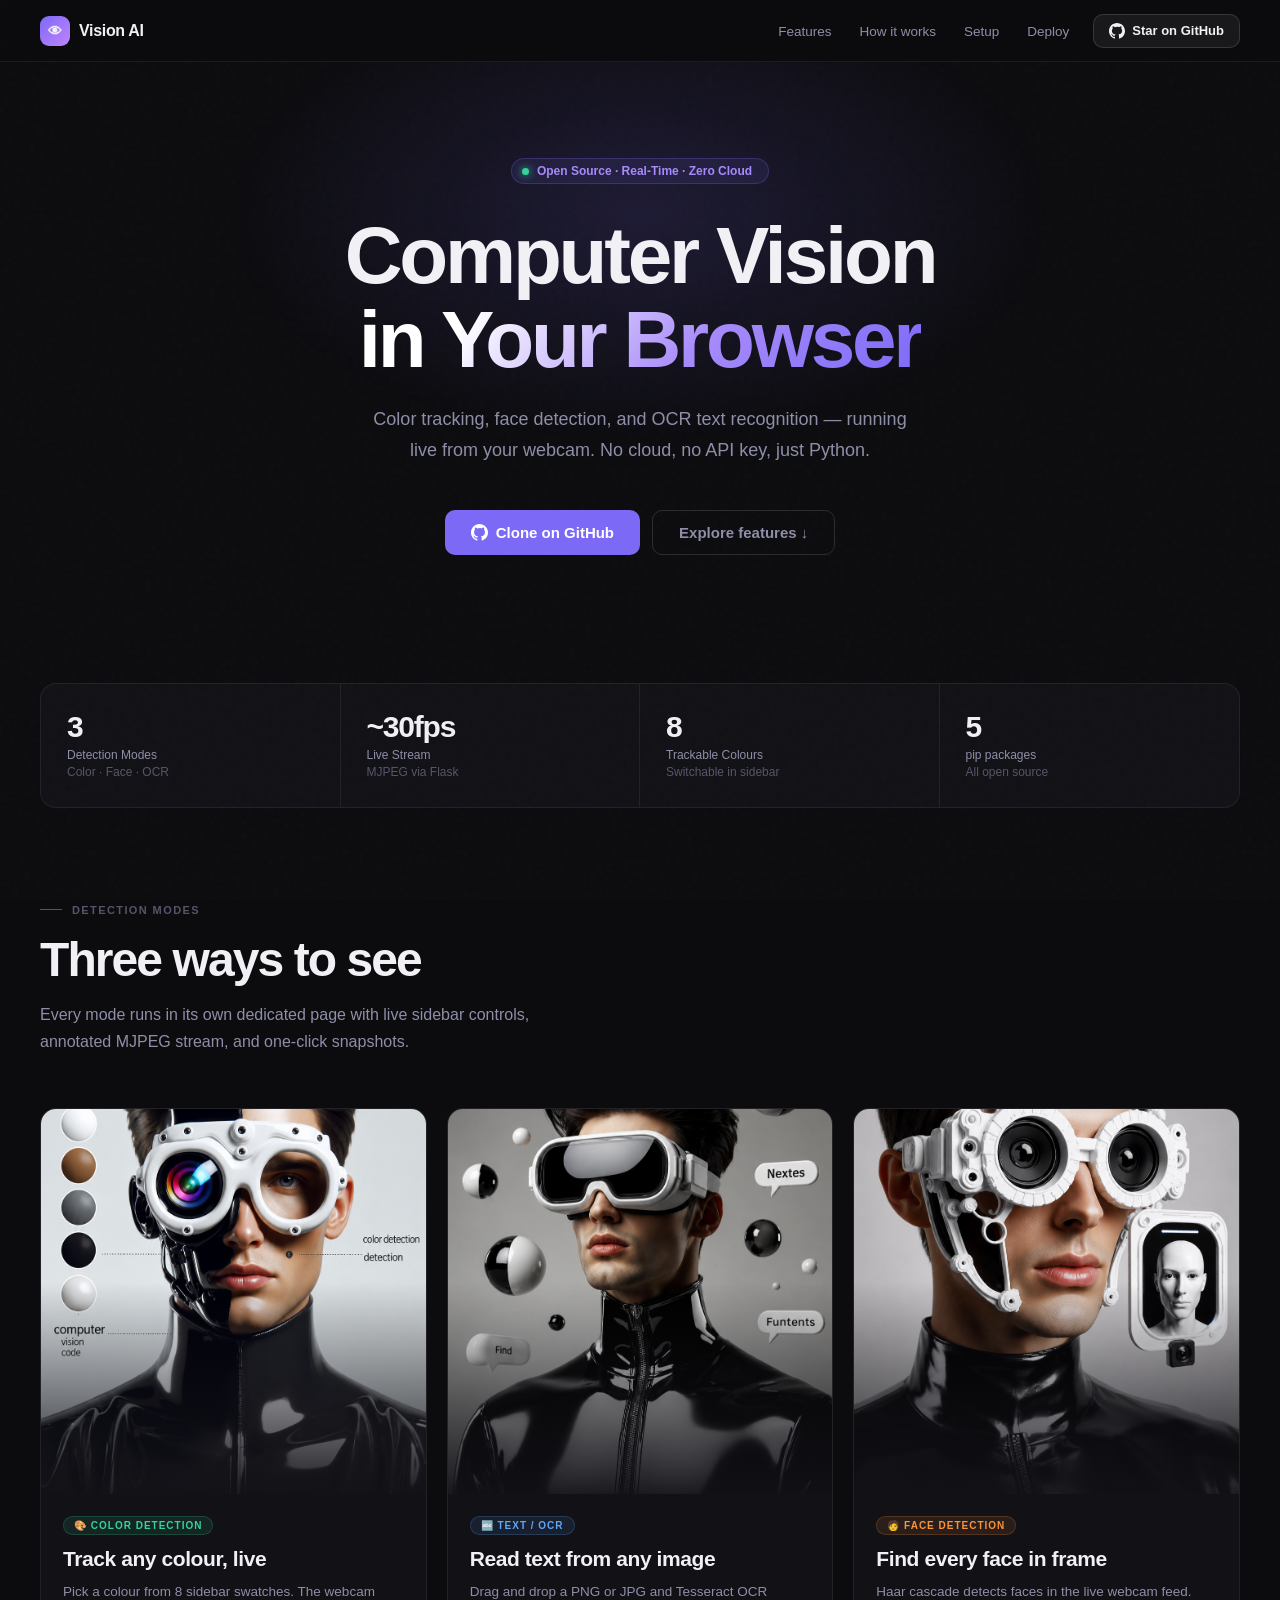
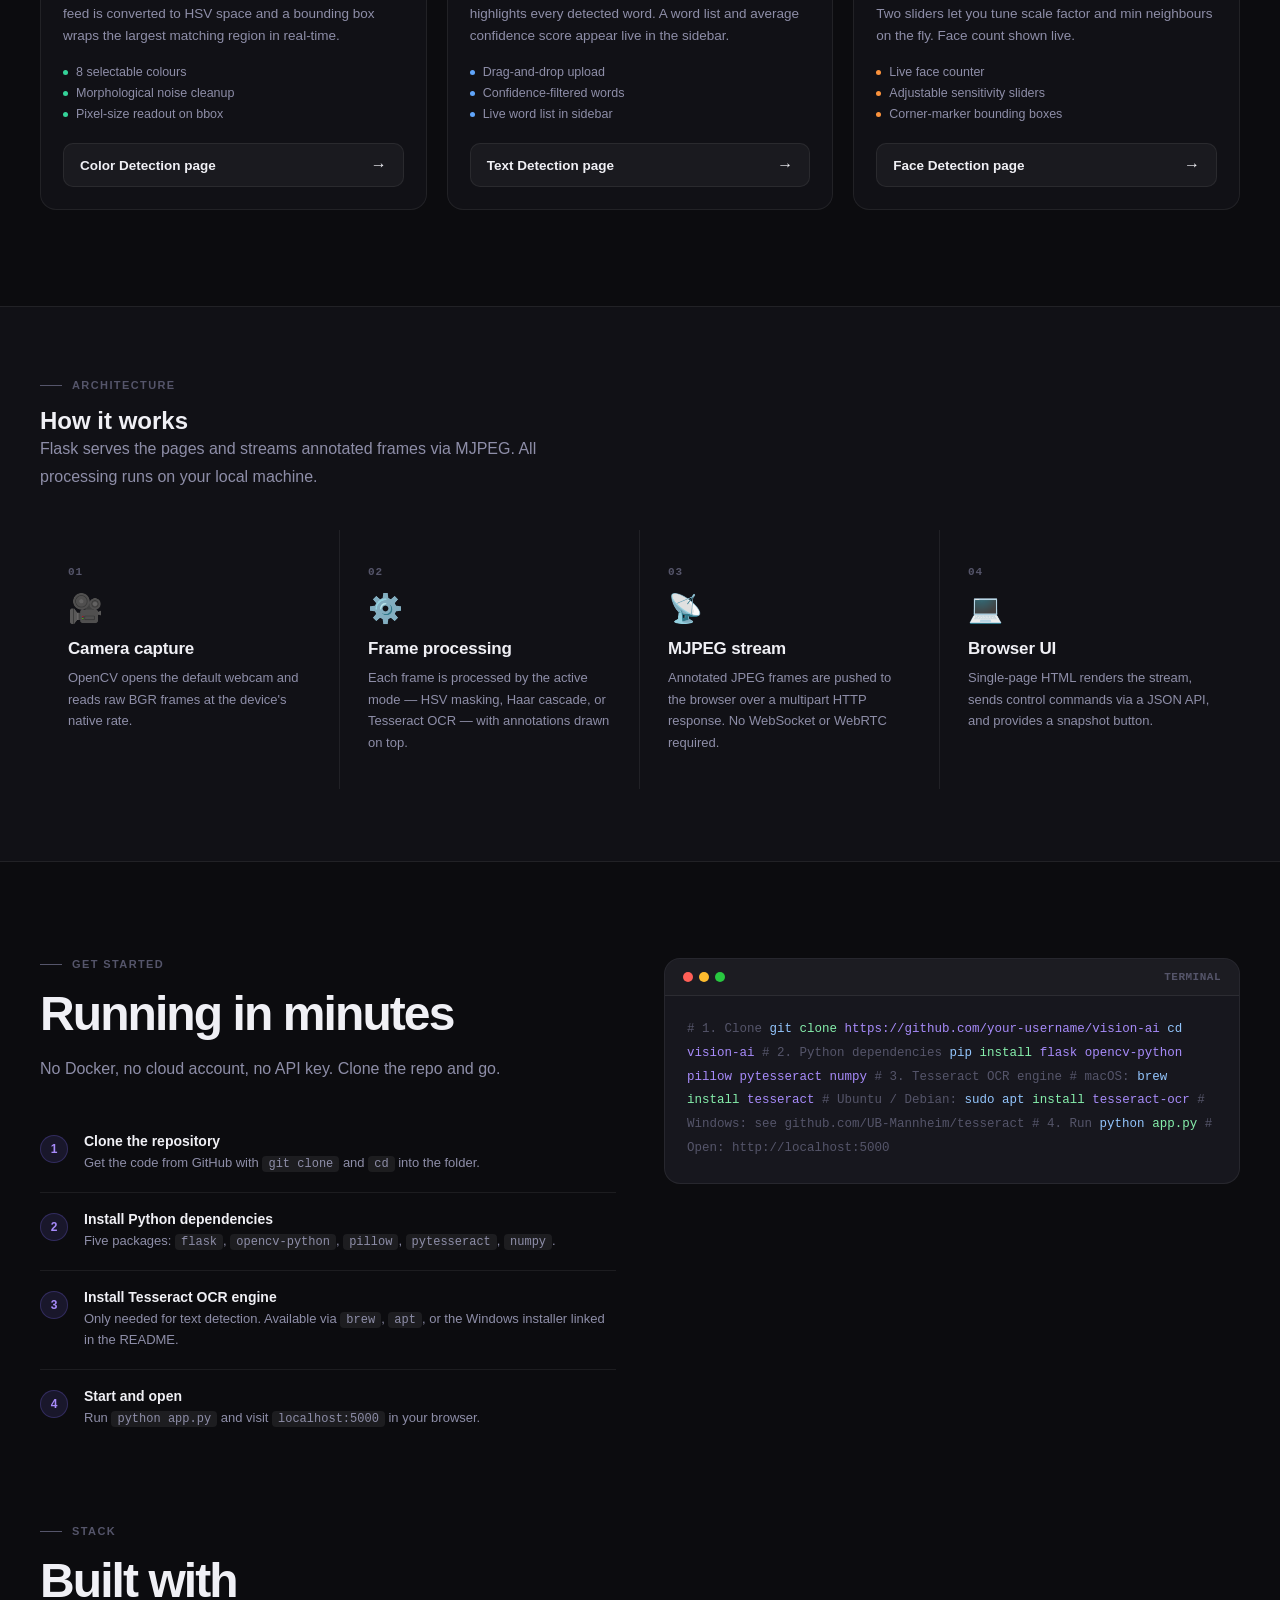
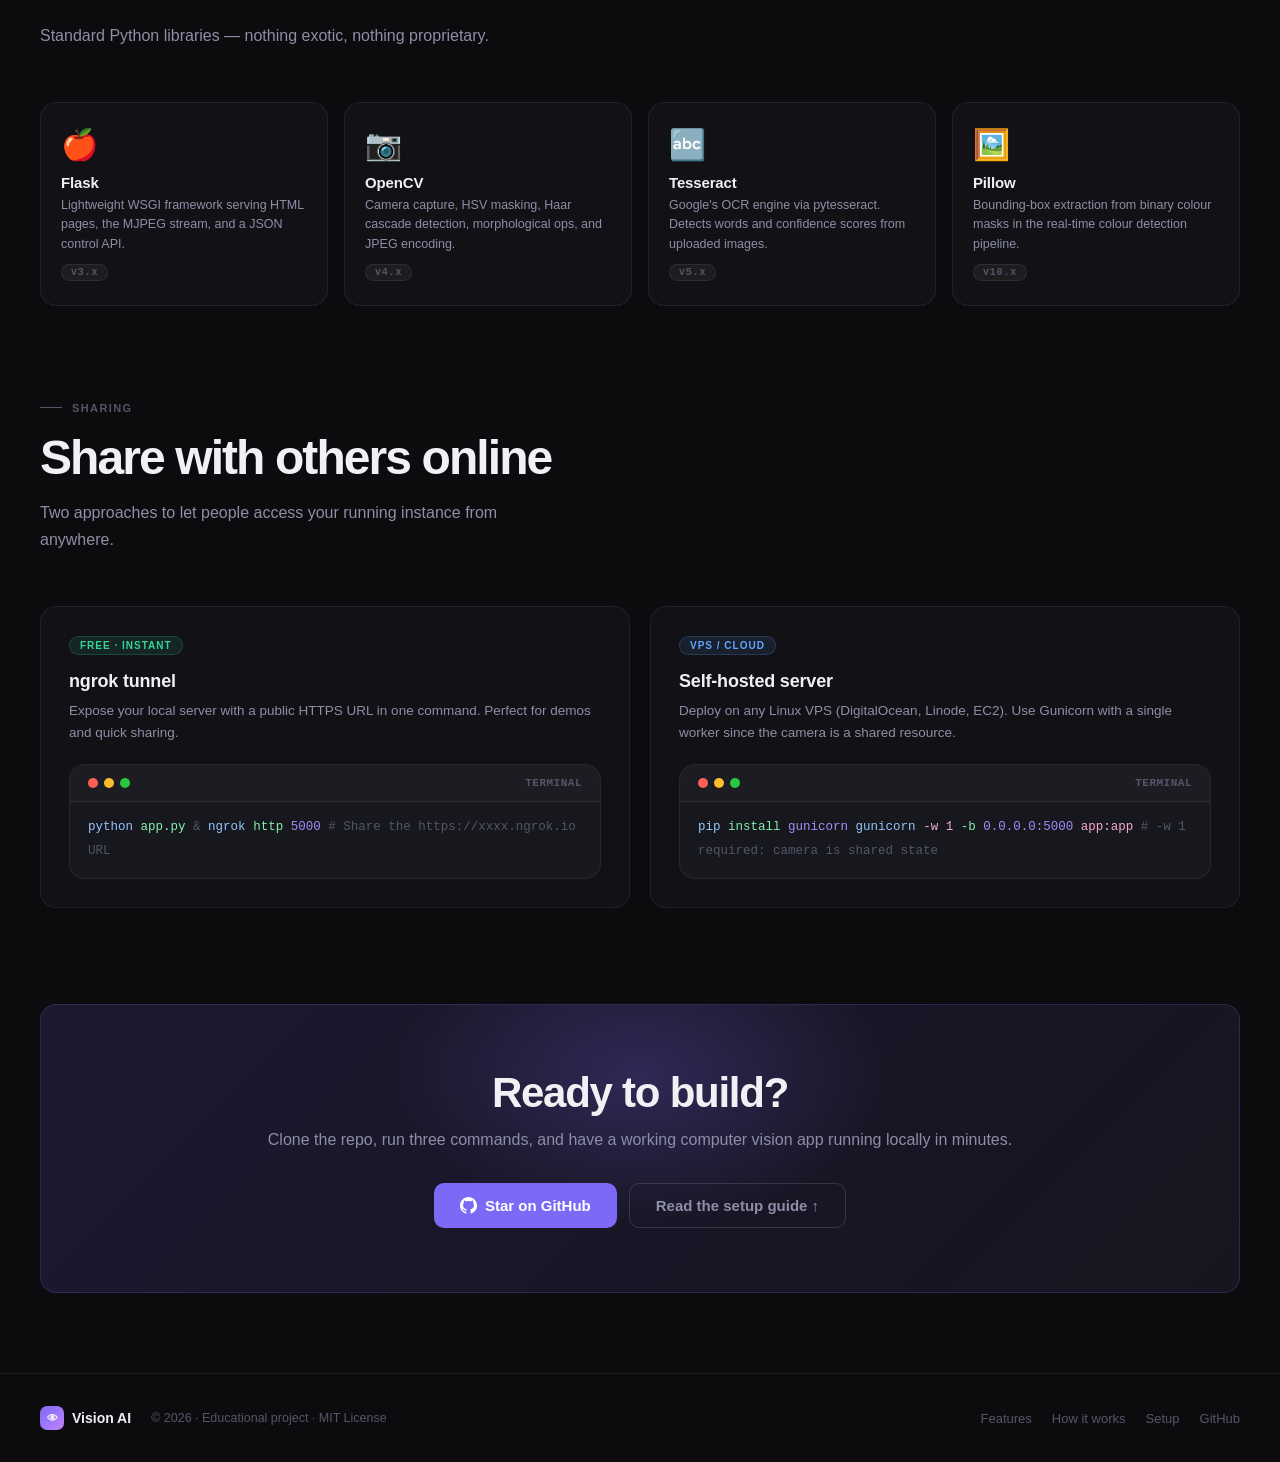
<file: index.html>
<!DOCTYPE html>
<html lang="en">
<head>
<meta charset="UTF-8"/>
<meta name="viewport" content="width=device-width, initial-scale=1.0"/>
<meta name="description" content="Vision AI — Real-time Color Detection, Face Detection, and OCR Text Detection powered by OpenCV and Python."/>
<meta property="og:title" content="Vision AI — Computer Vision in Your Browser"/>
<meta property="og:description" content="Real-time color tracking, face detection, and OCR. Open source Python project."/>
<title>Vision AI</title>
<link rel="icon" type="image/x-icon" href="[data-uri]"/>
<style>
*,*::before,*::after{box-sizing:border-box;margin:0;padding:0}
:root{
  --bg:#0c0c0f;
  --surface:#111116;
  --surface2:#17171e;
  --border:rgba(255,255,255,.07);
  --border2:rgba(255,255,255,.13);
  --text:#f0f0f5;
  --text2:#8e8ea8;
  --text3:#55556a;
  --accent:#7c6af7;
  --accent2:#a78bfa;
  --green:#34d399;
  --orange:#fb923c;
  --blue:#60a5fa;
  --r:16px;
  --rsm:10px;
}
html{scroll-behavior:smooth}
body{
  background:var(--bg);
  color:var(--text);
  font-family:'Inter',-apple-system,BlinkMacSystemFont,'Segoe UI',sans-serif;
  -webkit-font-smoothing:antialiased;
  overflow-x:hidden;
}

/* Grain */
body::before{
  content:'';
  position:fixed;inset:0;pointer-events:none;z-index:0;
  background-image:url("data:image/svg+xml,%3Csvg viewBox='0 0 200 200' xmlns='http://www.w3.org/2000/svg'%3E%3Cfilter id='n'%3E%3CfeTurbulence type='fractalNoise' baseFrequency='.85' numOctaves='4' stitchTiles='stitch'/%3E%3C/filter%3E%3Crect width='100%25' height='100%25' filter='url(%23n)' opacity='.04'/%3E%3C/svg%3E");
  opacity:.55;
}

/* ── Nav */
nav{
  position:sticky;top:0;z-index:100;
  display:flex;align-items:center;gap:12px;
  padding:0 max(24px,calc(50vw - 600px));
  height:62px;
  background:rgba(12,12,15,.85);
  backdrop-filter:blur(18px);
  border-bottom:1px solid var(--border);
}
.nav-logo{display:flex;align-items:center;gap:9px;text-decoration:none;color:var(--text);font-weight:700;font-size:16px;letter-spacing:-.02em}
.logo-mark{width:30px;height:30px;background:linear-gradient(135deg,#7c6af7,#c084fc);border-radius:9px;display:flex;align-items:center;justify-content:center;font-size:14px;flex-shrink:0}
.nav-sp{flex:1}
.nav-links{display:flex;align-items:center;gap:4px;list-style:none}
.nav-links a{color:var(--text2);text-decoration:none;font-size:13.5px;font-weight:500;padding:6px 12px;border-radius:var(--rsm);transition:color .15s,background .15s}
.nav-links a:hover{color:var(--text);background:rgba(255,255,255,.05)}
.gh-btn{
  display:flex;align-items:center;gap:7px;
  background:rgba(255,255,255,.06);border:1px solid var(--border2);
  border-radius:var(--rsm);padding:8px 15px;
  color:var(--text);font-size:13px;font-weight:600;
  text-decoration:none;transition:background .15s,border-color .15s;
}
.gh-btn:hover{background:rgba(255,255,255,.1);border-color:rgba(255,255,255,.22)}
.gh-btn svg{width:16px;height:16px;fill:currentColor;flex-shrink:0}

/* ── Hero */
.hero{
  position:relative;
  padding:96px max(24px,calc(50vw - 600px)) 72px;
  text-align:center;overflow:hidden;
}
.hero-glow{
  position:absolute;top:-100px;left:50%;transform:translateX(-50%);
  width:900px;height:500px;
  background:radial-gradient(ellipse at center,rgba(124,106,247,.16) 0%,transparent 65%);
  pointer-events:none;
}
.badge{
  display:inline-flex;align-items:center;gap:8px;
  background:rgba(124,106,247,.1);border:1px solid rgba(124,106,247,.25);
  border-radius:99px;padding:5px 16px 5px 10px;
  font-size:12px;font-weight:600;color:var(--accent2);
  margin-bottom:30px;position:relative;z-index:1;
}
.badge-dot{
  width:7px;height:7px;border-radius:50%;
  background:var(--green);box-shadow:0 0 8px var(--green);
  animation:pulse 2.2s ease infinite;
}
@keyframes pulse{0%,100%{opacity:1;transform:scale(1)}50%{opacity:.55;transform:scale(.75)}}
.hero h1{
  font-size:clamp(40px,6.5vw,80px);font-weight:900;
  letter-spacing:-.04em;line-height:1.05;
  color:var(--text);margin-bottom:22px;
  position:relative;z-index:1;
}
.hero h1 .gr{
  background:linear-gradient(130deg,#fff 20%,#a78bfa 60%,#7c6af7 100%);
  -webkit-background-clip:text;-webkit-text-fill-color:transparent;background-clip:text;
}
.hero-sub{
  font-size:18px;color:var(--text2);max-width:540px;
  margin:0 auto 44px;line-height:1.72;
  position:relative;z-index:1;
}
.ctas{display:flex;gap:12px;justify-content:center;flex-wrap:wrap;position:relative;z-index:1}
.btn-p{
  display:inline-flex;align-items:center;gap:8px;
  background:var(--accent);color:#fff;border:none;border-radius:var(--rsm);
  padding:13px 26px;font-size:15px;font-weight:700;text-decoration:none;cursor:pointer;
  transition:opacity .15s,transform .15s,box-shadow .15s;
}
.btn-p:hover{opacity:.88;transform:translateY(-2px);box-shadow:0 8px 30px rgba(124,106,247,.38)}
.btn-o{
  display:inline-flex;align-items:center;gap:8px;
  background:transparent;color:var(--text2);border:1px solid var(--border2);
  border-radius:var(--rsm);padding:13px 26px;font-size:15px;font-weight:600;
  text-decoration:none;cursor:pointer;transition:all .15s;
}
.btn-o:hover{border-color:rgba(255,255,255,.3);color:var(--text)}
.btn-p svg,.btn-o svg{width:17px;height:17px;fill:currentColor;flex-shrink:0}

/* ── Stats bar */
.stats{
  margin:56px max(24px,calc(50vw - 600px)) 0;
  background:var(--surface);border:1px solid var(--border);
  border-radius:var(--r);overflow:hidden;
}
.stats-inner{display:grid;grid-template-columns:repeat(4,1fr)}
.stat{
  padding:28px 26px;border-right:1px solid var(--border);
}
.stat:last-child{border-right:none}
.stat-n{font-size:30px;font-weight:900;letter-spacing:-.04em;line-height:1}
.stat-l{font-size:12px;color:var(--text2);margin-top:6px;font-weight:500}
.stat-d{font-size:12px;color:var(--text3);margin-top:3px}

/* ── Section */
.sec{padding:96px max(24px,calc(50vw - 600px))}
.eyebrow{
  display:flex;align-items:center;gap:10px;
  font-size:11px;font-weight:700;letter-spacing:1.4px;
  text-transform:uppercase;color:var(--text3);margin-bottom:16px;
}
.eyebrow::before{content:'';display:block;width:22px;height:1px;background:var(--text3)}
.sec h2{font-size:clamp(28px,4vw,48px);font-weight:900;letter-spacing:-.04em;margin-bottom:14px}
.sec-lead{font-size:16px;color:var(--text2);max-width:500px;line-height:1.72;margin-bottom:52px}

/* ── Feature cards */
.cards{display:grid;grid-template-columns:repeat(3,1fr);gap:20px}
.card{
  background:var(--surface);border:1px solid var(--border);
  border-radius:var(--r);overflow:hidden;
  display:flex;flex-direction:column;
  transition:transform .22s,border-color .22s,box-shadow .22s;
  position:relative;
}
.card:hover{
  transform:translateY(-6px);
  border-color:var(--border2);
  box-shadow:0 24px 64px rgba(0,0,0,.55);
}
.card-img{position:relative;overflow:hidden;aspect-ratio:1/1}
.card-img img{width:100%;height:100%;object-fit:cover;display:block;transition:transform .4s}
.card:hover .card-img img{transform:scale(1.05)}
.card-img-fade{
  position:absolute;inset:0;
  background:linear-gradient(to top,rgba(17,17,22,.95) 0%,transparent 55%);
}
.card-body{padding:22px;flex:1;display:flex;flex-direction:column}
.card-tag{
  display:inline-flex;align-items:center;gap:6px;
  font-size:10px;font-weight:700;letter-spacing:1px;text-transform:uppercase;
  padding:3px 10px;border-radius:99px;margin-bottom:12px;width:fit-content;
}
.card h3{font-size:21px;font-weight:800;letter-spacing:-.02em;color:var(--text);margin-bottom:10px}
.card p{font-size:13.5px;color:var(--text2);line-height:1.65;flex:1;margin-bottom:18px}
.features{display:flex;flex-direction:column;gap:7px;margin-bottom:22px}
.feature{display:flex;align-items:center;gap:8px;font-size:12.5px;color:var(--text2)}
.feature-dot{width:5px;height:5px;border-radius:50%;flex-shrink:0}
.card-link{
  display:flex;align-items:center;justify-content:space-between;
  padding:12px 16px;
  background:rgba(255,255,255,.04);border:1px solid var(--border);border-radius:var(--rsm);
  color:var(--text);text-decoration:none;font-size:13.5px;font-weight:600;
  transition:all .15s;
}
.card-link:hover{background:rgba(255,255,255,.08);border-color:var(--border2)}
.arrow{font-size:16px;transition:transform .15s}
.card:hover .arrow{transform:translateX(4px)}

/* ── How it works */
.how{background:var(--surface);border-top:1px solid var(--border);border-bottom:1px solid var(--border)}
.how-inner{padding:72px max(24px,calc(50vw - 600px))}
.how-grid{display:grid;grid-template-columns:repeat(4,1fr);gap:0}
.how-step{padding:36px 28px;border-right:1px solid var(--border);position:relative}
.how-step:last-child{border-right:none}
.step-num{font-size:11px;font-weight:700;letter-spacing:1px;color:var(--text3);margin-bottom:14px;font-family:monospace}
.step-ico{font-size:28px;margin-bottom:14px;display:block}
.how-step h3{font-size:17px;font-weight:700;margin-bottom:8px;letter-spacing:-.01em}
.how-step p{font-size:13px;color:var(--text2);line-height:1.65}

/* ── Setup */
.setup-grid{display:grid;grid-template-columns:1fr 1fr;gap:48px;align-items:start}
.setup-steps{display:flex;flex-direction:column;gap:0;margin-top:32px}
.setup-step{display:flex;gap:16px;padding:18px 0;border-bottom:1px solid var(--border)}
.setup-step:last-child{border-bottom:none;padding-bottom:0}
.step-circle{
  width:28px;height:28px;border-radius:50%;flex-shrink:0;margin-top:2px;
  background:rgba(124,106,247,.12);border:1px solid rgba(124,106,247,.25);
  color:var(--accent2);font-size:12px;font-weight:800;
  display:flex;align-items:center;justify-content:center;
}
.setup-step h4{font-size:14px;font-weight:700;margin-bottom:4px}
.setup-step p{font-size:13px;color:var(--text2);line-height:1.6}
code{font-family:monospace;font-size:12px;background:rgba(255,255,255,.07);padding:1px 6px;border-radius:4px}

/* Code block */
.code-box{background:var(--surface2);border:1px solid var(--border);border-radius:var(--r);overflow:hidden}
.code-head{
  display:flex;align-items:center;justify-content:space-between;
  padding:12px 18px;border-bottom:1px solid var(--border);background:rgba(255,255,255,.02);
}
.dots{display:flex;gap:6px}
.dot{width:10px;height:10px;border-radius:50%}
.lang{font-size:11px;color:var(--text3);font-weight:600;letter-spacing:.5px;font-family:monospace}
.code-body{padding:22px 22px;font-family:'Fira Code','Cascadia Code','Consolas',monospace;font-size:12.5px;line-height:1.9;color:var(--text2)}
.cm{color:var(--text3)}
.ck{color:#93c5fd}
.cs{color:#86efac}
.cc{color:var(--accent2)}
.cn{color:#f9a8d4}

/* ── Tech */
.tech-grid{display:grid;grid-template-columns:repeat(4,1fr);gap:16px}
.tech-card{
  background:var(--surface);border:1px solid var(--border);border-radius:var(--r);
  padding:24px 20px;transition:border-color .2s,transform .2s;
}
.tech-card:hover{border-color:var(--border2);transform:translateY(-2px)}
.tech-ico{font-size:30px;margin-bottom:12px;display:block}
.tech-name{font-size:15px;font-weight:700;margin-bottom:5px;letter-spacing:-.01em}
.tech-desc{font-size:12.5px;color:var(--text2);line-height:1.55}
.tech-ver{
  display:inline-block;margin-top:10px;font-size:10px;font-weight:700;
  letter-spacing:.8px;font-family:monospace;
  background:rgba(255,255,255,.05);border:1px solid var(--border);
  border-radius:99px;padding:2px 9px;color:var(--text3);
}

/* ── Deploy */
.deploy-grid{display:grid;grid-template-columns:1fr 1fr;gap:20px}
.deploy-card{
  background:var(--surface);border:1px solid var(--border);border-radius:var(--r);
  padding:28px;transition:border-color .2s;
}
.deploy-card:hover{border-color:var(--border2)}
.deploy-card h3{font-size:18px;font-weight:700;margin-bottom:8px;letter-spacing:-.01em}
.deploy-card>p{font-size:13.5px;color:var(--text2);line-height:1.65;margin-bottom:20px}
.dpill{
  display:inline-flex;align-items:center;
  font-size:10px;font-weight:700;letter-spacing:1px;text-transform:uppercase;
  padding:3px 10px;border-radius:99px;margin-bottom:16px;
}
.dpill.free{background:rgba(52,211,153,.1);color:var(--green);border:1px solid rgba(52,211,153,.2)}
.dpill.self{background:rgba(96,165,250,.1);color:var(--blue);border:1px solid rgba(96,165,250,.2)}

/* ── CTA */
.cta-band{
  margin:0 max(24px,calc(50vw - 600px)) 80px;
  background:linear-gradient(135deg,rgba(124,106,247,.14),rgba(167,139,250,.07));
  border:1px solid rgba(124,106,247,.22);
  border-radius:var(--r);padding:64px 48px;
  text-align:center;position:relative;overflow:hidden;
}
.cta-band::before{
  content:'';position:absolute;top:-80px;left:50%;transform:translateX(-50%);
  width:500px;height:300px;
  background:radial-gradient(ellipse,rgba(124,106,247,.22),transparent 70%);
  pointer-events:none;
}
.cta-band h2{font-size:clamp(26px,4vw,42px);font-weight:900;letter-spacing:-.03em;margin-bottom:14px;position:relative}
.cta-band p{font-size:16px;color:var(--text2);margin-bottom:34px;position:relative}

/* ── Footer */
footer{
  border-top:1px solid var(--border);
  padding:32px max(24px,calc(50vw - 600px));
  display:flex;align-items:center;gap:20px;flex-wrap:wrap;
}
.foot-logo{display:flex;align-items:center;gap:8px;font-size:14px;font-weight:700;color:var(--text);text-decoration:none}
.foot-logo-mark{width:24px;height:24px;background:linear-gradient(135deg,#7c6af7,#c084fc);border-radius:7px;display:flex;align-items:center;justify-content:center;font-size:11px}
.foot-meta{font-size:12.5px;color:var(--text3)}
.foot-sp{flex:1}
.foot-links{display:flex;gap:20px;list-style:none}
.foot-links a{font-size:13px;color:var(--text3);text-decoration:none;transition:color .15s}
.foot-links a:hover{color:var(--text)}

/* ── Responsive */
@media(max-width:960px){
  .cards{grid-template-columns:1fr}
  .how-grid{grid-template-columns:1fr 1fr}
  .how-step{border-bottom:1px solid var(--border)}
  .setup-grid{grid-template-columns:1fr}
  .tech-grid{grid-template-columns:1fr 1fr}
  .deploy-grid{grid-template-columns:1fr}
  .stats-inner{grid-template-columns:1fr 1fr}
  .stat:nth-child(2){border-right:none}
  .stat:nth-child(3){border-top:1px solid var(--border);border-right:1px solid var(--border)}
  .stat:last-child{border-top:1px solid var(--border)}
  nav .nav-links{display:none}
}
@media(max-width:600px){
  .how-grid{grid-template-columns:1fr}
  .tech-grid{grid-template-columns:1fr}
  .stats-inner{grid-template-columns:1fr}
  .stat{border-right:none!important;border-bottom:1px solid var(--border)}
  .stat:last-child{border-bottom:none}
  .cta-band{padding:40px 24px}
  .sec{padding:64px 24px}
}
@media(prefers-reduced-motion:reduce){*{animation:none!important;transition:none!important}}
</style>
</head>
<body>
<nav>
  <a href="#" class="nav-logo"><div class="logo-mark">👁</div>Vision AI</a>
  <span class="nav-sp"></span>
  <ul class="nav-links">
    <li><a href="#features">Features</a></li>
    <li><a href="#how">How it works</a></li>
    <li><a href="#setup">Setup</a></li>
    <li><a href="#deploy">Deploy</a></li>
  </ul>
  <a href="https://github.com/your-username/vision-ai" target="_blank" rel="noopener" class="gh-btn">
    <svg viewBox="0 0 24 24"><path d="M12 0C5.37 0 0 5.37 0 12c0 5.3 3.44 9.8 8.2 11.37.6.1.82-.26.82-.58v-2.03c-3.34.72-4.04-1.61-4.04-1.61-.55-1.39-1.34-1.76-1.34-1.76-1.09-.75.08-.73.08-.73 1.2.08 1.84 1.24 1.84 1.24 1.07 1.83 2.8 1.3 3.49 1 .1-.78.42-1.3.76-1.6-2.67-.3-5.47-1.33-5.47-5.93 0-1.31.47-2.38 1.24-3.22-.13-.3-.54-1.52.12-3.18 0 0 1.01-.32 3.3 1.23a11.5 11.5 0 013.01-.4c1.02 0 2.05.14 3.01.4 2.29-1.55 3.3-1.23 3.3-1.23.66 1.66.25 2.88.12 3.18.77.84 1.24 1.91 1.24 3.22 0 4.61-2.81 5.63-5.48 5.92.43.37.81 1.1.81 2.22v3.29c0 .32.21.69.82.57C20.56 21.79 24 17.3 24 12c0-6.63-5.37-12-12-12z"/></svg> Star on GitHub
  </a>
</nav>
<section class="hero">
  <div class="hero-glow"></div>
  <div class="badge"><span class="badge-dot"></span>Open Source &middot; Real-Time &middot; Zero Cloud</div>
  <h1>Computer Vision<br/><span class="gr">in Your Browser</span></h1>
  <p class="hero-sub">
    Color tracking, face detection, and OCR text recognition &mdash;
    running live from your webcam. No cloud, no API key, just Python.
  </p>
  <div class="ctas">
    <a href="https://github.com/your-username/vision-ai" target="_blank" rel="noopener" class="btn-p">
      <svg viewBox="0 0 24 24"><path d="M12 0C5.37 0 0 5.37 0 12c0 5.3 3.44 9.8 8.2 11.37.6.1.82-.26.82-.58v-2.03c-3.34.72-4.04-1.61-4.04-1.61-.55-1.39-1.34-1.76-1.34-1.76-1.09-.75.08-.73.08-.73 1.2.08 1.84 1.24 1.84 1.24 1.07 1.83 2.8 1.3 3.49 1 .1-.78.42-1.3.76-1.6-2.67-.3-5.47-1.33-5.47-5.93 0-1.31.47-2.38 1.24-3.22-.13-.3-.54-1.52.12-3.18 0 0 1.01-.32 3.3 1.23a11.5 11.5 0 013.01-.4c1.02 0 2.05.14 3.01.4 2.29-1.55 3.3-1.23 3.3-1.23.66 1.66.25 2.88.12 3.18.77.84 1.24 1.91 1.24 3.22 0 4.61-2.81 5.63-5.48 5.92.43.37.81 1.1.81 2.22v3.29c0 .32.21.69.82.57C20.56 21.79 24 17.3 24 12c0-6.63-5.37-12-12-12z"/></svg> Clone on GitHub
    </a>
    <a href="#features" class="btn-o">Explore features &darr;</a>
  </div>
</section>
<div class="stats">
  <div class="stats-inner">
    <div class="stat"><div class="stat-n">3</div><div class="stat-l">Detection Modes</div><div class="stat-d">Color · Face · OCR</div></div>
    <div class="stat"><div class="stat-n">~30fps</div><div class="stat-l">Live Stream</div><div class="stat-d">MJPEG via Flask</div></div>
    <div class="stat"><div class="stat-n">8</div><div class="stat-l">Trackable Colours</div><div class="stat-d">Switchable in sidebar</div></div>
    <div class="stat"><div class="stat-n">5</div><div class="stat-l">pip packages</div><div class="stat-d">All open source</div></div>
  </div>
</div>
<section class="sec" id="features">
  <div class="eyebrow">Detection modes</div>
  <h2>Three ways to see</h2>
  <p class="sec-lead">Every mode runs in its own dedicated page with live sidebar controls, annotated MJPEG stream, and one-click snapshots.</p>
  <div class="cards">

    <div class="card">
      <div class="card-img">
        <img src="Color_cover.png">
        <div class="card-img-fade"></div>
      </div>
      <div class="card-body">
        <span class="card-tag" style="background:rgba(52,211,153,.1);color:#34d399;border:1px solid rgba(52,211,153,.2)">&#127912; Color Detection</span>
        <h3>Track any colour, live</h3>
        <p>Pick a colour from 8 sidebar swatches. The webcam feed is converted to HSV space and a bounding box wraps the largest matching region in real-time.</p>
        <div class="features">
          <div class="feature"><span class="feature-dot" style="background:#34d399"></span>8 selectable colours</div>
          <div class="feature"><span class="feature-dot" style="background:#34d399"></span>Morphological noise cleanup</div>
          <div class="feature"><span class="feature-dot" style="background:#34d399"></span>Pixel-size readout on bbox</div>
        </div>
        <a href="https://github.com/your-username/vision-ai" class="card-link">Color Detection page <span class="arrow">&#8594;</span></a>
      </div>
    </div>

    <div class="card">
      <div class="card-img">
        <img src="Image_cover.png">
        <div class="card-img-fade"></div>
      </div>
      <div class="card-body">
        <span class="card-tag" style="background:rgba(96,165,250,.1);color:#60a5fa;border:1px solid rgba(96,165,250,.2)">&#128292; Text / OCR</span>
        <h3>Read text from any image</h3>
        <p>Drag and drop a PNG or JPG and Tesseract OCR highlights every detected word. A word list and average confidence score appear live in the sidebar.</p>
        <div class="features">
          <div class="feature"><span class="feature-dot" style="background:#60a5fa"></span>Drag-and-drop upload</div>
          <div class="feature"><span class="feature-dot" style="background:#60a5fa"></span>Confidence-filtered words</div>
          <div class="feature"><span class="feature-dot" style="background:#60a5fa"></span>Live word list in sidebar</div>
        </div>
        <a href="https://github.com/your-username/vision-ai" class="card-link">Text Detection page <span class="arrow">&#8594;</span></a>
      </div>
    </div>

    <div class="card">
      <div class="card-img">
        <img src="Face_cover.png">
        <div class="card-img-fade"></div>
      </div>
      <div class="card-body">
        <span class="card-tag" style="background:rgba(251,146,60,.1);color:#fb923c;border:1px solid rgba(251,146,60,.2)">&#129489; Face Detection</span>
        <h3>Find every face in frame</h3>
        <p>Haar cascade detects faces in the live webcam feed. Two sliders let you tune scale factor and min neighbours on the fly. Face count shown live.</p>
        <div class="features">
          <div class="feature"><span class="feature-dot" style="background:#fb923c"></span>Live face counter</div>
          <div class="feature"><span class="feature-dot" style="background:#fb923c"></span>Adjustable sensitivity sliders</div>
          <div class="feature"><span class="feature-dot" style="background:#fb923c"></span>Corner-marker bounding boxes</div>
        </div>
        <a href="https://github.com/your-username/vision-ai" class="card-link">Face Detection page <span class="arrow">&#8594;</span></a>
      </div>
    </div>

  </div>
</section>
<div class="how" id="how">
  <div class="how-inner">
    <div class="eyebrow">Architecture</div>
    <h2>How it works</h2>
    <p class="sec-lead" style="margin-bottom:40px">Flask serves the pages and streams annotated frames via MJPEG. All processing runs on your local machine.</p>
    <div class="how-grid">
      <div class="how-step">
        <div class="step-num">01</div>
        <span class="step-ico">&#127909;</span>
        <h3>Camera capture</h3>
        <p>OpenCV opens the default webcam and reads raw BGR frames at the device&#39;s native rate.</p>
      </div>
      <div class="how-step">
        <div class="step-num">02</div>
        <span class="step-ico">&#9881;&#65039;</span>
        <h3>Frame processing</h3>
        <p>Each frame is processed by the active mode &mdash; HSV masking, Haar cascade, or Tesseract OCR &mdash; with annotations drawn on top.</p>
      </div>
      <div class="how-step">
        <div class="step-num">03</div>
        <span class="step-ico">&#128225;</span>
        <h3>MJPEG stream</h3>
        <p>Annotated JPEG frames are pushed to the browser over a multipart HTTP response. No WebSocket or WebRTC required.</p>
      </div>
      <div class="how-step">
        <div class="step-num">04</div>
        <span class="step-ico">&#128187;</span>
        <h3>Browser UI</h3>
        <p>Single-page HTML renders the stream, sends control commands via a JSON API, and provides a snapshot button.</p>
      </div>
    </div>
  </div>
</div>
<section class="sec" id="setup">
  <div class="setup-grid">
    <div>
      <div class="eyebrow">Get started</div>
      <h2>Running in minutes</h2>
      <p class="sec-lead" style="margin-bottom:0">No Docker, no cloud account, no API key. Clone the repo and go.</p>
      <div class="setup-steps">
        <div class="setup-step">
          <div class="step-circle">1</div>
          <div>
            <h4>Clone the repository</h4>
            <p>Get the code from GitHub with <code>git clone</code> and <code>cd</code> into the folder.</p>
          </div>
        </div>
        <div class="setup-step">
          <div class="step-circle">2</div>
          <div>
            <h4>Install Python dependencies</h4>
            <p>Five packages: <code>flask</code>, <code>opencv-python</code>, <code>pillow</code>, <code>pytesseract</code>, <code>numpy</code>.</p>
          </div>
        </div>
        <div class="setup-step">
          <div class="step-circle">3</div>
          <div>
            <h4>Install Tesseract OCR engine</h4>
            <p>Only needed for text detection. Available via <code>brew</code>, <code>apt</code>, or the Windows installer linked in the README.</p>
          </div>
        </div>
        <div class="setup-step">
          <div class="step-circle">4</div>
          <div>
            <h4>Start and open</h4>
            <p>Run <code>python app.py</code> and visit <code>localhost:5000</code> in your browser.</p>
          </div>
        </div>
      </div>
    </div>
    <div class="code-box">
      <div class="code-head">
        <div class="dots">
          <div class="dot" style="background:#ff5f57"></div>
          <div class="dot" style="background:#febc2e"></div>
          <div class="dot" style="background:#28c840"></div>
        </div>
        <span class="lang">TERMINAL</span>
      </div>
      <div class="code-body">
<span class="cm"># 1. Clone</span>
<span class="ck">git</span> <span class="cs">clone</span> <span class="cc">https://github.com/your-username/vision-ai</span>
<span class="ck">cd</span> <span class="cc">vision-ai</span>

<span class="cm"># 2. Python dependencies</span>
<span class="ck">pip</span> <span class="cs">install</span> <span class="cc">flask opencv-python pillow pytesseract numpy</span>

<span class="cm"># 3. Tesseract OCR engine</span>
<span class="cm">#  macOS:</span>
<span class="ck">brew</span> <span class="cs">install</span> <span class="cc">tesseract</span>
<span class="cm">#  Ubuntu / Debian:</span>
<span class="ck">sudo apt</span> <span class="cs">install</span> <span class="cc">tesseract-ocr</span>
<span class="cm">#  Windows: see github.com/UB-Mannheim/tesseract</span>

<span class="cm"># 4. Run</span>
<span class="ck">python</span> <span class="cs">app.py</span>
<span class="cm"># Open: http://localhost:5000</span>
      </div>
    </div>
  </div>
</section>
<section class="sec" style="padding-top:0">
  <div class="eyebrow">Stack</div>
  <h2>Built with</h2>
  <p class="sec-lead">Standard Python libraries &mdash; nothing exotic, nothing proprietary.</p>
  <div class="tech-grid">
    <div class="tech-card"><span class="tech-ico">&#127822;</span><div class="tech-name">Flask</div><div class="tech-desc">Lightweight WSGI framework serving HTML pages, the MJPEG stream, and a JSON control API.</div><span class="tech-ver">v3.x</span></div>
    <div class="tech-card"><span class="tech-ico">&#128247;</span><div class="tech-name">OpenCV</div><div class="tech-desc">Camera capture, HSV masking, Haar cascade detection, morphological ops, and JPEG encoding.</div><span class="tech-ver">v4.x</span></div>
    <div class="tech-card"><span class="tech-ico">&#128292;</span><div class="tech-name">Tesseract</div><div class="tech-desc">Google&#39;s OCR engine via pytesseract. Detects words and confidence scores from uploaded images.</div><span class="tech-ver">v5.x</span></div>
    <div class="tech-card"><span class="tech-ico">&#128444;&#65039;</span><div class="tech-name">Pillow</div><div class="tech-desc">Bounding-box extraction from binary colour masks in the real-time colour detection pipeline.</div><span class="tech-ver">v10.x</span></div>
  </div>
</section>
<section class="sec" style="padding-top:0" id="deploy">
  <div class="eyebrow">Sharing</div>
  <h2>Share with others online</h2>
  <p class="sec-lead">Two approaches to let people access your running instance from anywhere.</p>
  <div class="deploy-grid">
    <div class="deploy-card">
      <div class="dpill free">Free &middot; Instant</div>
      <h3>ngrok tunnel</h3>
      <p>Expose your local server with a public HTTPS URL in one command. Perfect for demos and quick sharing.</p>
      <div class="code-box">
        <div class="code-head">
          <div class="dots"><div class="dot" style="background:#ff5f57"></div><div class="dot" style="background:#febc2e"></div><div class="dot" style="background:#28c840"></div></div>
          <span class="lang">TERMINAL</span>
        </div>
        <div class="code-body" style="padding:14px 18px">
<span class="ck">python</span> <span class="cs">app.py</span> <span class="cm">&amp;</span>
<span class="ck">ngrok</span> <span class="cs">http</span> <span class="cc">5000</span>
<span class="cm"># Share the https://xxxx.ngrok.io URL</span>
        </div>
      </div>
    </div>
    <div class="deploy-card">
      <div class="dpill self">VPS / Cloud</div>
      <h3>Self-hosted server</h3>
      <p>Deploy on any Linux VPS (DigitalOcean, Linode, EC2). Use Gunicorn with a single worker since the camera is a shared resource.</p>
      <div class="code-box">
        <div class="code-head">
          <div class="dots"><div class="dot" style="background:#ff5f57"></div><div class="dot" style="background:#febc2e"></div><div class="dot" style="background:#28c840"></div></div>
          <span class="lang">TERMINAL</span>
        </div>
        <div class="code-body" style="padding:14px 18px">
<span class="ck">pip</span> <span class="cs">install</span> <span class="cc">gunicorn</span>
<span class="ck">gunicorn</span> <span class="cn">-w 1</span> <span class="cs">-b</span> <span class="cc">0.0.0.0:5000</span> <span class="cn">app:app</span>
<span class="cm"># -w 1 required: camera is shared state</span>
        </div>
      </div>
    </div>
  </div>
</section>
<div class="cta-band">
  <h2>Ready to build?</h2>
  <p>Clone the repo, run three commands, and have a working computer vision app running locally in minutes.</p>
  <div class="ctas">
    <a href="https://github.com/your-username/vision-ai" target="_blank" rel="noopener" class="btn-p">
      <svg viewBox="0 0 24 24"><path d="M12 0C5.37 0 0 5.37 0 12c0 5.3 3.44 9.8 8.2 11.37.6.1.82-.26.82-.58v-2.03c-3.34.72-4.04-1.61-4.04-1.61-.55-1.39-1.34-1.76-1.34-1.76-1.09-.75.08-.73.08-.73 1.2.08 1.84 1.24 1.84 1.24 1.07 1.83 2.8 1.3 3.49 1 .1-.78.42-1.3.76-1.6-2.67-.3-5.47-1.33-5.47-5.93 0-1.31.47-2.38 1.24-3.22-.13-.3-.54-1.52.12-3.18 0 0 1.01-.32 3.3 1.23a11.5 11.5 0 013.01-.4c1.02 0 2.05.14 3.01.4 2.29-1.55 3.3-1.23 3.3-1.23.66 1.66.25 2.88.12 3.18.77.84 1.24 1.91 1.24 3.22 0 4.61-2.81 5.63-5.48 5.92.43.37.81 1.1.81 2.22v3.29c0 .32.21.69.82.57C20.56 21.79 24 17.3 24 12c0-6.63-5.37-12-12-12z"/></svg> Star on GitHub
    </a>
    <a href="#setup" class="btn-o">Read the setup guide &#8593;</a>
  </div>
</div>
<footer>
  <a href="#" class="foot-logo"><div class="foot-logo-mark">&#128065;</div>Vision AI</a>
  <span class="foot-meta">&copy; 2026 &middot; Educational project &middot; MIT License</span>
  <span class="foot-sp"></span>
  <ul class="foot-links">
    <li><a href="#features">Features</a></li>
    <li><a href="#how">How it works</a></li>
    <li><a href="#setup">Setup</a></li>
    <li><a href="https://github.com/your-username/vision-ai" target="_blank" rel="noopener">GitHub</a></li>
  </ul>
</footer>
</body>
</html>
</file>
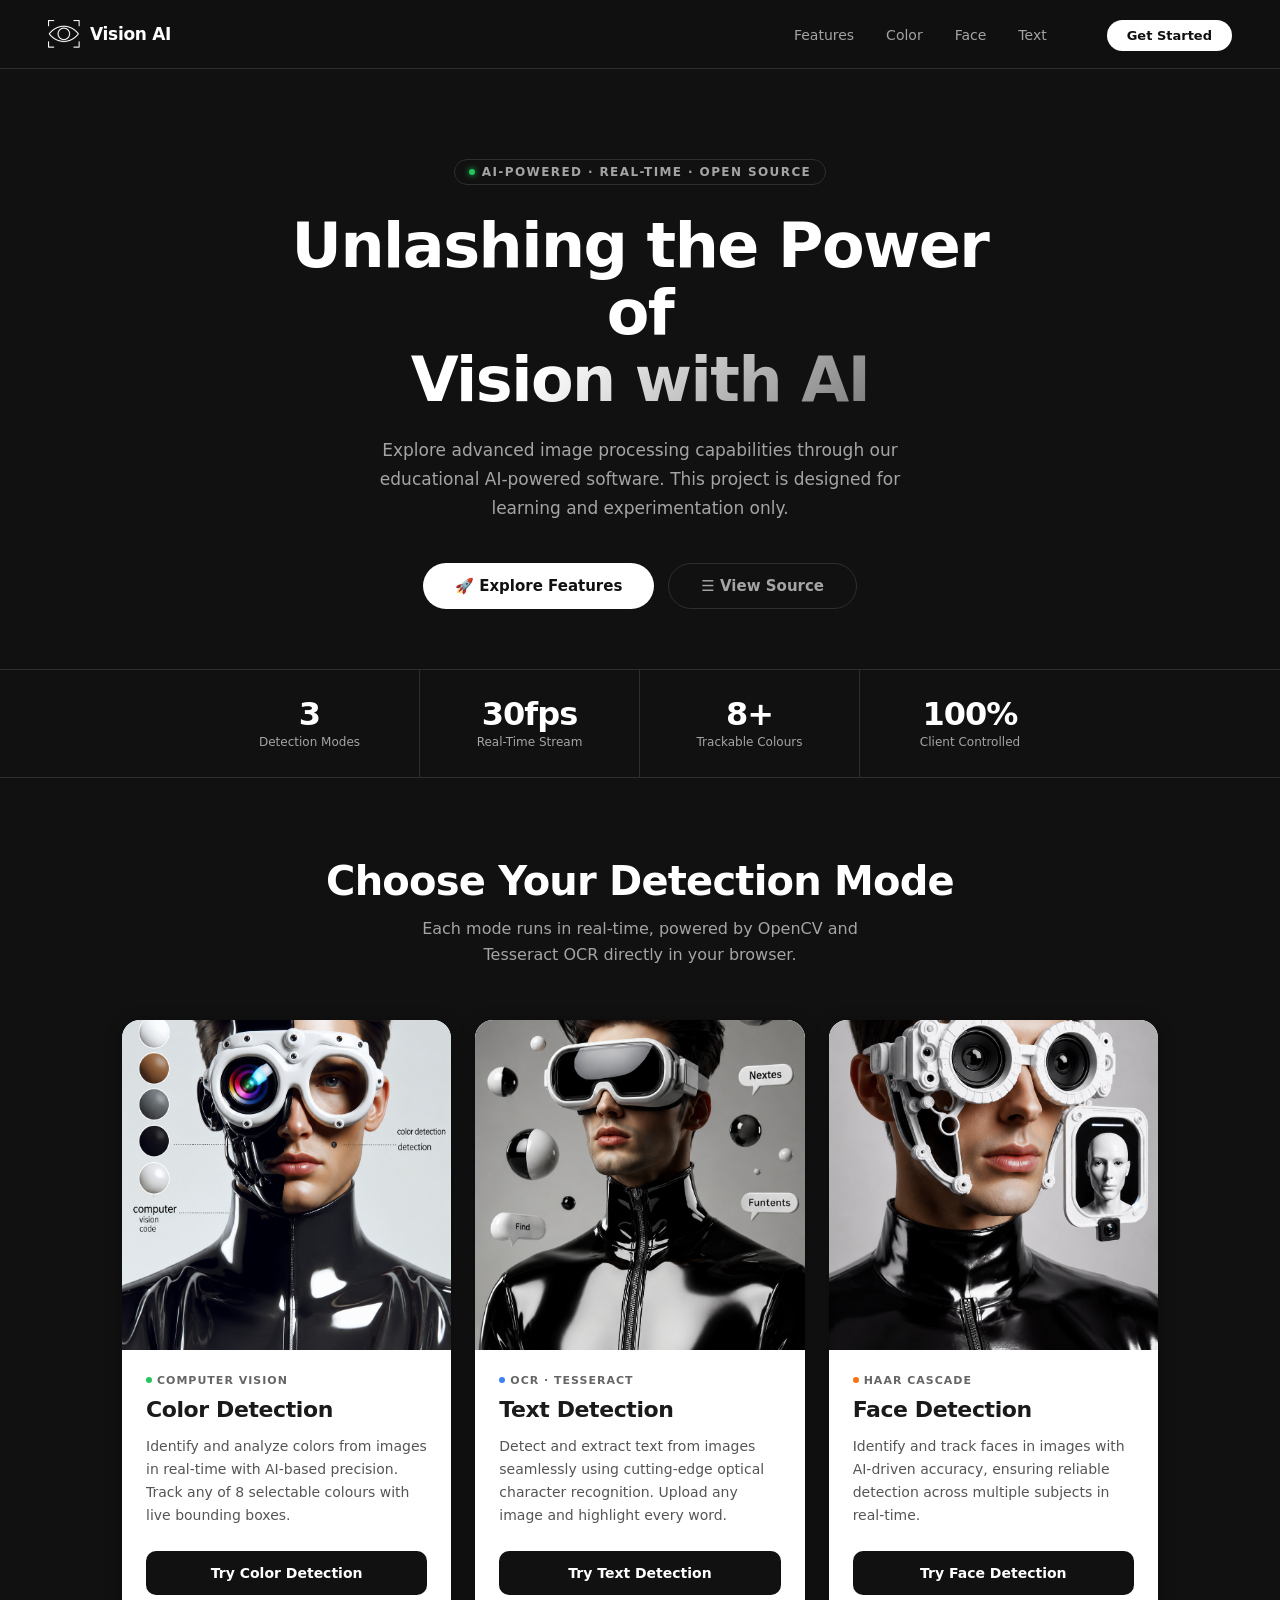
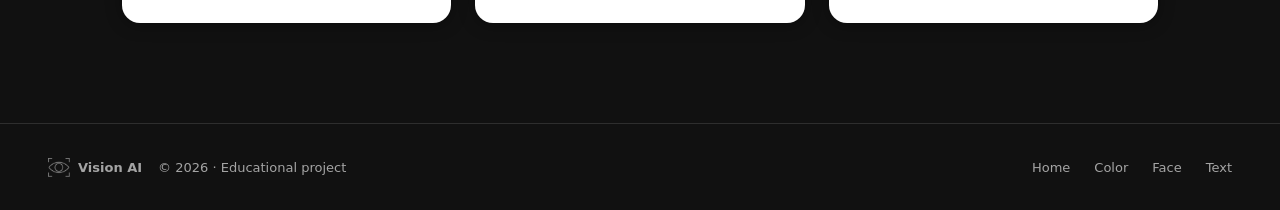
<file: static/index.html>
<!DOCTYPE html>
<html lang="en">
<head>
<meta charset="UTF-8"/>
<meta name="viewport" content="width=device-width, initial-scale=1.0"/>
<title>Vision AI</title>
<link rel="icon" href="/static/images/favicon.ico"/>
<style>
/* ── Reset ─────────────────────────────────────────────────────────────────── */
*, *::before, *::after { box-sizing: border-box; margin: 0; padding: 0; }

:root {
  --bg:      #111111;
  --surface: #1a1a1a;
  --card-bg: #ffffff;
  --card-txt: #1a1a1a;
  --border:  #2e2e2e;
  --accent:  #ffffff;
  --text:    #ffffff;
  --text-dim: rgba(255,255,255,.62);
  --radius:  18px;
  --btn-bg:  #111111;
  --btn-txt: #ffffff;
}

html, body {
  height: 100%;
  background: var(--bg);
  color: var(--text);
  font-family: 'Segoe UI', system-ui, -apple-system, sans-serif;
  -webkit-font-smoothing: antialiased;
}

/* ── Header / nav ───────────────────────────────────────────────────────────── */
header {
  display: flex;
  align-items: center;
  padding: 18px 48px;
  border-bottom: 1px solid var(--border);
  position: sticky; top: 0; z-index: 100;
  background: rgba(17,17,17,.92);
  backdrop-filter: blur(14px);
}

.nav-logo {
  display: flex;
  align-items: center;
  gap: 10px;
  text-decoration: none;
  color: var(--text);
}

.nav-logo img {
  width: 32px; height: 32px;
  object-fit: contain;
  filter: brightness(10);
}

.nav-logo span {
  font-size: 17px;
  font-weight: 700;
  letter-spacing: -0.3px;
}

.nav-spacer { flex: 1; }

.nav-links {
  display: flex;
  align-items: center;
  gap: 32px;
  list-style: none;
}

.nav-links a {
  color: var(--text-dim);
  text-decoration: none;
  font-size: 14px;
  font-weight: 500;
  transition: color .2s;
}
.nav-links a:hover { color: var(--text); }

.nav-cta {
  margin-left: 28px;
  background: #fff;
  color: #111 !important;
  padding: 8px 20px;
  border-radius: 99px;
  font-weight: 600 !important;
  font-size: 13px !important;
  transition: opacity .2s !important;
}
.nav-cta:hover { opacity: .88; }

/* ── Hero ────────────────────────────────────────────────────────────────────── */
.hero {
  text-align: center;
  padding: 90px 24px 60px;
  max-width: 780px;
  margin: 0 auto;
}

.hero-eyebrow {
  display: inline-flex;
  align-items: center;
  gap: 7px;
  font-size: 12px;
  font-weight: 600;
  letter-spacing: 1.4px;
  text-transform: uppercase;
  color: var(--text-dim);
  border: 1px solid var(--border);
  border-radius: 99px;
  padding: 5px 14px;
  margin-bottom: 28px;
}
.hero-eyebrow::before {
  content: '';
  width: 6px; height: 6px;
  border-radius: 50%;
  background: #22c55e;
  box-shadow: 0 0 6px #22c55e;
}

.hero h1 {
  font-size: clamp(36px, 5.5vw, 62px);
  font-weight: 800;
  line-height: 1.08;
  letter-spacing: -1.5px;
  color: #fff;
  margin-bottom: 22px;
}

.hero h1 em {
  font-style: normal;
  background: linear-gradient(135deg, #fff 30%, rgba(255,255,255,.45));
  -webkit-background-clip: text;
  -webkit-text-fill-color: transparent;
  background-clip: text;
}

.hero p {
  font-size: 17px;
  line-height: 1.7;
  color: var(--text-dim);
  max-width: 560px;
  margin: 0 auto 40px;
}

.hero-actions {
  display: flex;
  gap: 14px;
  justify-content: center;
  flex-wrap: wrap;
}

.btn-primary {
  background: #fff;
  color: #111;
  border: none;
  border-radius: 99px;
  padding: 13px 32px;
  font-size: 15px;
  font-weight: 700;
  cursor: pointer;
  text-decoration: none;
  transition: transform .15s, box-shadow .15s;
  display: inline-flex; align-items: center; gap: 8px;
}
.btn-primary:hover {
  transform: translateY(-2px);
  box-shadow: 0 8px 28px rgba(255,255,255,.18);
}

.btn-ghost {
  background: transparent;
  color: var(--text-dim);
  border: 1px solid var(--border);
  border-radius: 99px;
  padding: 13px 32px;
  font-size: 15px;
  font-weight: 600;
  cursor: pointer;
  text-decoration: none;
  transition: all .15s;
  display: inline-flex; align-items: center; gap: 8px;
}
.btn-ghost:hover {
  border-color: rgba(255,255,255,.4);
  color: #fff;
}

/* ── Stats strip ──────────────────────────────────────────────────────────── */
.stats {
  display: flex;
  justify-content: center;
  gap: 0;
  border-top: 1px solid var(--border);
  border-bottom: 1px solid var(--border);
  margin: 0 0 80px;
}

.stat-item {
  flex: 1;
  max-width: 220px;
  text-align: center;
  padding: 28px 20px;
  border-right: 1px solid var(--border);
}
.stat-item:last-child { border-right: none; }

.stat-num {
  font-size: 32px;
  font-weight: 800;
  letter-spacing: -1px;
  color: #fff;
  line-height: 1;
}

.stat-lbl {
  font-size: 12px;
  color: var(--text-dim);
  margin-top: 5px;
  font-weight: 500;
}

/* ── Cards section ────────────────────────────────────────────────────────── */
.cards-section {
  max-width: 1100px;
  margin: 0 auto;
  padding: 0 32px 100px;
}

.section-header {
  text-align: center;
  margin-bottom: 52px;
}

.section-header h2 {
  font-size: clamp(26px, 3.5vw, 40px);
  font-weight: 800;
  letter-spacing: -0.8px;
  color: #fff;
  margin-bottom: 12px;
}

.section-header p {
  font-size: 16px;
  color: var(--text-dim);
  max-width: 480px;
  margin: 0 auto;
  line-height: 1.65;
}

.cards-grid {
  display: grid;
  grid-template-columns: repeat(3, 1fr);
  gap: 24px;
}

/* ── Individual card ──────────────────────────────────────────────────────── */
.card {
  background: var(--card-bg);
  border-radius: var(--radius);
  overflow: hidden;
  display: flex;
  flex-direction: column;
  transition: transform .22s ease, box-shadow .22s ease;
  box-shadow: 0 2px 16px rgba(0,0,0,.35);
}

.card:hover {
  transform: translateY(-6px);
  box-shadow: 0 20px 48px rgba(0,0,0,.55);
}

.card-img {
  width: 100%;
  aspect-ratio: 1 / 1;
  object-fit: cover;
  display: block;
  border-radius: var(--radius) var(--radius) 0 0;
}

.card-body {
  padding: 24px 24px 28px;
  display: flex;
  flex-direction: column;
  flex: 1;
}

.card-tag {
  display: inline-flex;
  align-items: center;
  gap: 5px;
  font-size: 11px;
  font-weight: 700;
  letter-spacing: 1px;
  text-transform: uppercase;
  color: #666;
  margin-bottom: 10px;
}

.card-tag-dot {
  width: 6px; height: 6px;
  border-radius: 50%;
}

.card h3 {
  font-size: 22px;
  font-weight: 800;
  color: var(--card-txt);
  letter-spacing: -0.4px;
  margin-bottom: 12px;
  line-height: 1.2;
}

.card p {
  font-size: 14px;
  color: #555;
  line-height: 1.65;
  flex: 1;
  margin-bottom: 24px;
}

.card-btn {
  display: block;
  width: 100%;
  background: var(--btn-bg);
  color: var(--btn-txt);
  border: none;
  border-radius: 10px;
  padding: 14px;
  font-size: 14px;
  font-weight: 700;
  text-align: center;
  cursor: pointer;
  text-decoration: none;
  transition: opacity .15s, transform .15s;
}
.card-btn:hover { opacity: .85; transform: translateY(-1px); }

/* ── Footer ───────────────────────────────────────────────────────────────── */
footer {
  border-top: 1px solid var(--border);
  padding: 32px 48px;
  display: flex;
  align-items: center;
  gap: 16px;
  color: var(--text-dim);
  font-size: 13px;
}

footer .footer-logo {
  display: flex; align-items: center; gap: 8px;
  color: var(--text-dim);
  font-weight: 600;
}
footer .footer-logo img {
  width: 22px; height: 22px;
  object-fit: contain;
  filter: brightness(10) opacity(.5);
}

footer .footer-spacer { flex: 1; }

footer .footer-links {
  display: flex; gap: 24px; list-style: none;
}
footer .footer-links a {
  color: var(--text-dim);
  text-decoration: none;
  font-size: 13px;
  transition: color .2s;
}
footer .footer-links a:hover { color: #fff; }

/* ── Responsive ───────────────────────────────────────────────────────────── */
@media (max-width: 860px) {
  .cards-grid { grid-template-columns: 1fr; max-width: 400px; margin: 0 auto; }
  .stats { flex-wrap: wrap; }
  header { padding: 14px 20px; }
  .nav-links { display: none; }
  .hero { padding: 60px 20px 40px; }
}
</style>
</head>
<body>

<!-- Header -->
<header>
  <a class="nav-logo" href="/">
    <img src="/static/images/favicon.ico" alt="logo"/>
    <span>Vision AI</span>
  </a>
  <span class="nav-spacer"></span>
  <ul class="nav-links">
    <li><a href="#features">Features</a></li>
    <li><a href="/color">Color</a></li>
    <li><a href="/face">Face</a></li>
    <li><a href="/text">Text</a></li>
    <li><a href="#features" class="nav-cta">Get Started</a></li>
  </ul>
</header>

<!-- Hero -->
<section class="hero">
  <div class="hero-eyebrow">AI-Powered · Real-Time · Open Source</div>
  <h1>Unlashing the Power of<br/><em>Vision with AI</em></h1>
  <p>
    Explore advanced image processing capabilities through our
    educational AI-powered software. This project is designed
    for learning and experimentation only.
  </p>
  <div class="hero-actions">
    <a href="#features" class="btn-primary">
      🚀 Explore Features
    </a>
    <a href="https://github.com" target="_blank" class="btn-ghost">
      ☰ View Source
    </a>
  </div>
</section>

<!-- Stats -->
<div class="stats">
  <div class="stat-item">
    <div class="stat-num">3</div>
    <div class="stat-lbl">Detection Modes</div>
  </div>
  <div class="stat-item">
    <div class="stat-num">30fps</div>
    <div class="stat-lbl">Real-Time Stream</div>
  </div>
  <div class="stat-item">
    <div class="stat-num">8+</div>
    <div class="stat-lbl">Trackable Colours</div>
  </div>
  <div class="stat-item">
    <div class="stat-num">100%</div>
    <div class="stat-lbl">Client Controlled</div>
  </div>
</div>

<!-- Cards -->
<section class="cards-section" id="features">
  <div class="section-header">
    <h2>Choose Your Detection Mode</h2>
    <p>Each mode runs in real-time, powered by OpenCV and Tesseract OCR directly in your browser.</p>
  </div>

  <div class="cards-grid">

    <!-- Card 1 — Color -->
    <div class="card">
      <img class="card-img" src="/static/images/card1.png" alt="Color Detection"/>
      <div class="card-body">
        <div class="card-tag">
          <span class="card-tag-dot" style="background:#22c55e"></span>
          Computer Vision
        </div>
        <h3>Color Detection</h3>
        <p>
          Identify and analyze colors from images in
          real-time with AI-based precision. Track any
          of 8 selectable colours with live bounding boxes.
        </p>
        <a href="/color" class="card-btn">Try Color Detection</a>
      </div>
    </div>

    <!-- Card 2 — Text -->
    <div class="card">
      <img class="card-img" src="/static/images/card2.png" alt="Text Detection"/>
      <div class="card-body">
        <div class="card-tag">
          <span class="card-tag-dot" style="background:#3b82f6"></span>
          OCR · Tesseract
        </div>
        <h3>Text Detection</h3>
        <p>
          Detect and extract text from images seamlessly
          using cutting-edge optical character recognition.
          Upload any image and highlight every word.
        </p>
        <a href="/text" class="card-btn">Try Text Detection</a>
      </div>
    </div>

    <!-- Card 3 — Face -->
    <div class="card">
      <img class="card-img" src="/static/images/card3.png" alt="Face Detection"/>
      <div class="card-body">
        <div class="card-tag">
          <span class="card-tag-dot" style="background:#f97316"></span>
          Haar Cascade
        </div>
        <h3>Face Detection</h3>
        <p>
          Identify and track faces in images with
          AI-driven accuracy, ensuring reliable detection
          across multiple subjects in real-time.
        </p>
        <a href="/face" class="card-btn">Try Face Detection</a>
      </div>
    </div>

  </div>
</section>

<!-- Footer -->
<footer>
  <div class="footer-logo">
    <img src="/static/images/favicon.ico" alt="logo"/>
    Vision AI
  </div>
  <span>© 2026 · Educational project</span>
  <span class="footer-spacer"></span>
  <ul class="footer-links">
    <li><a href="/">Home</a></li>
    <li><a href="/color">Color</a></li>
    <li><a href="/face">Face</a></li>
    <li><a href="/text">Text</a></li>
  </ul>
</footer>

</body>
</html>
</file>
